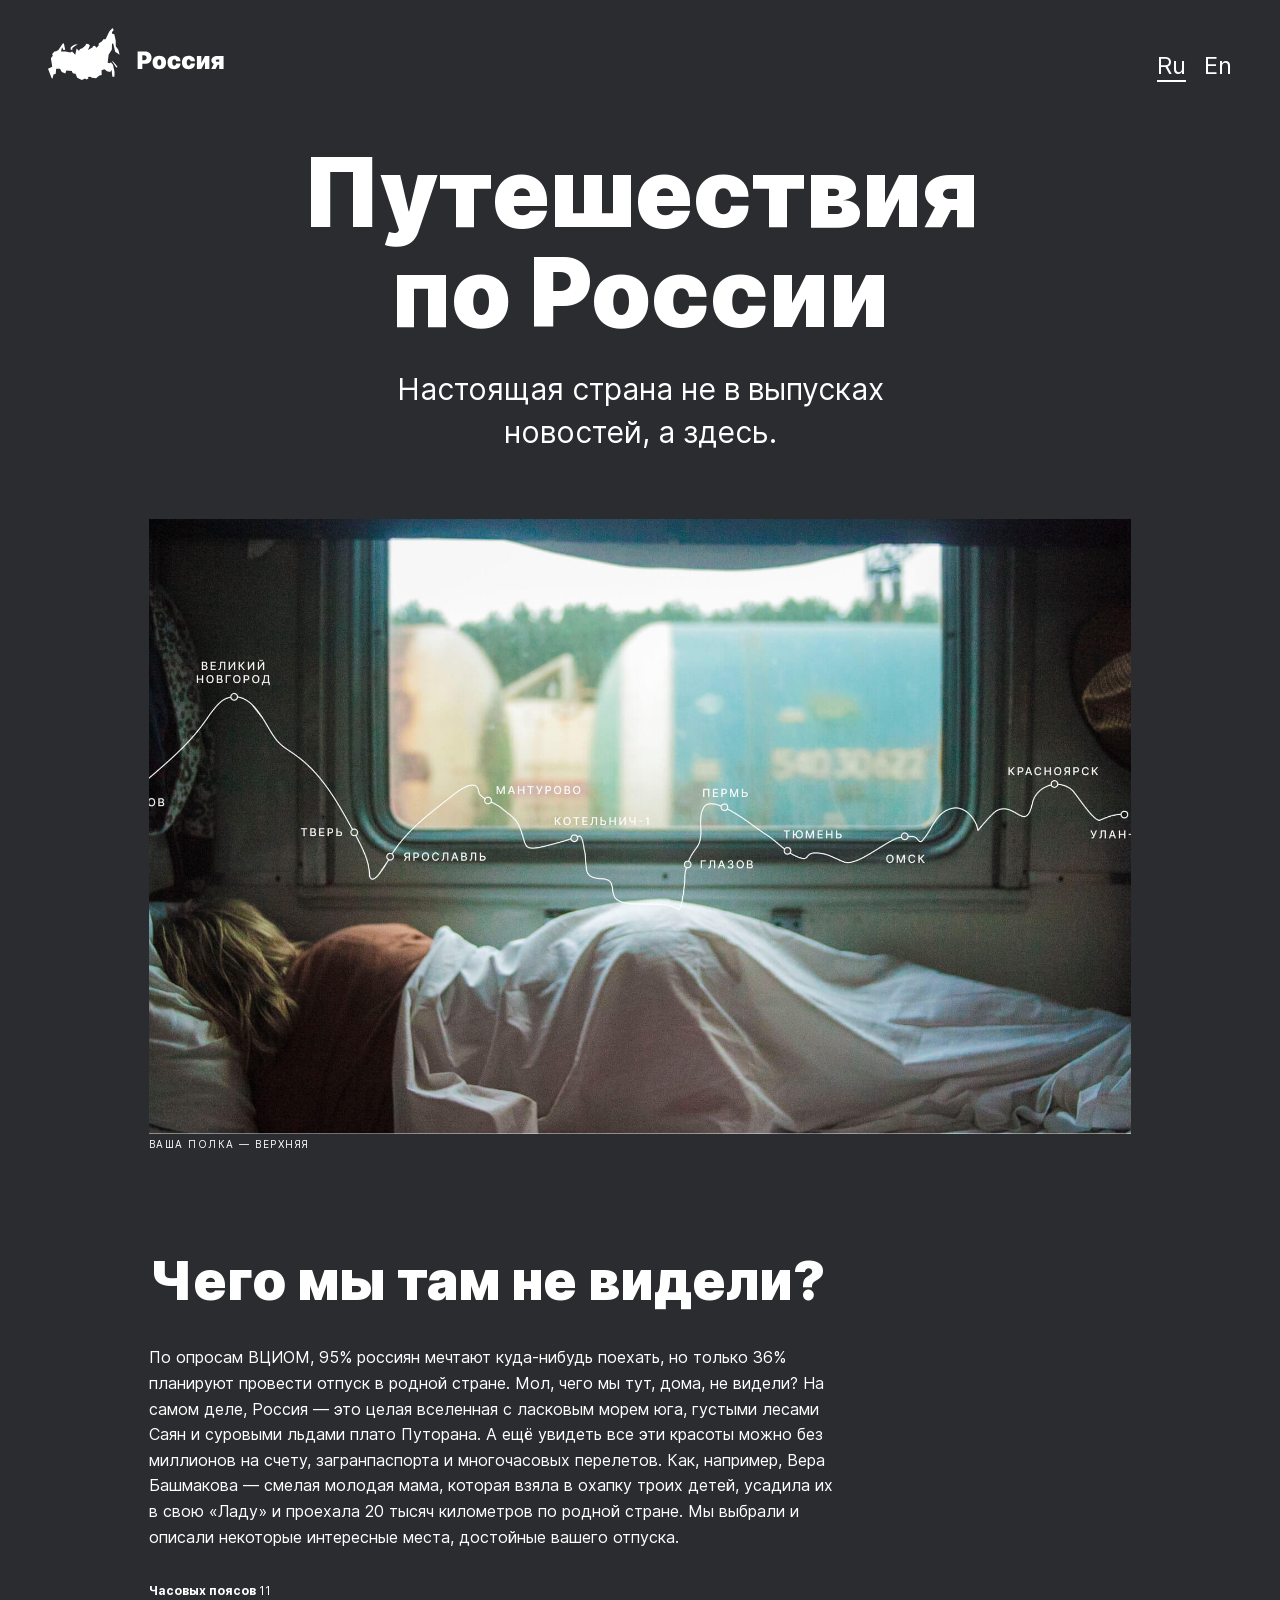
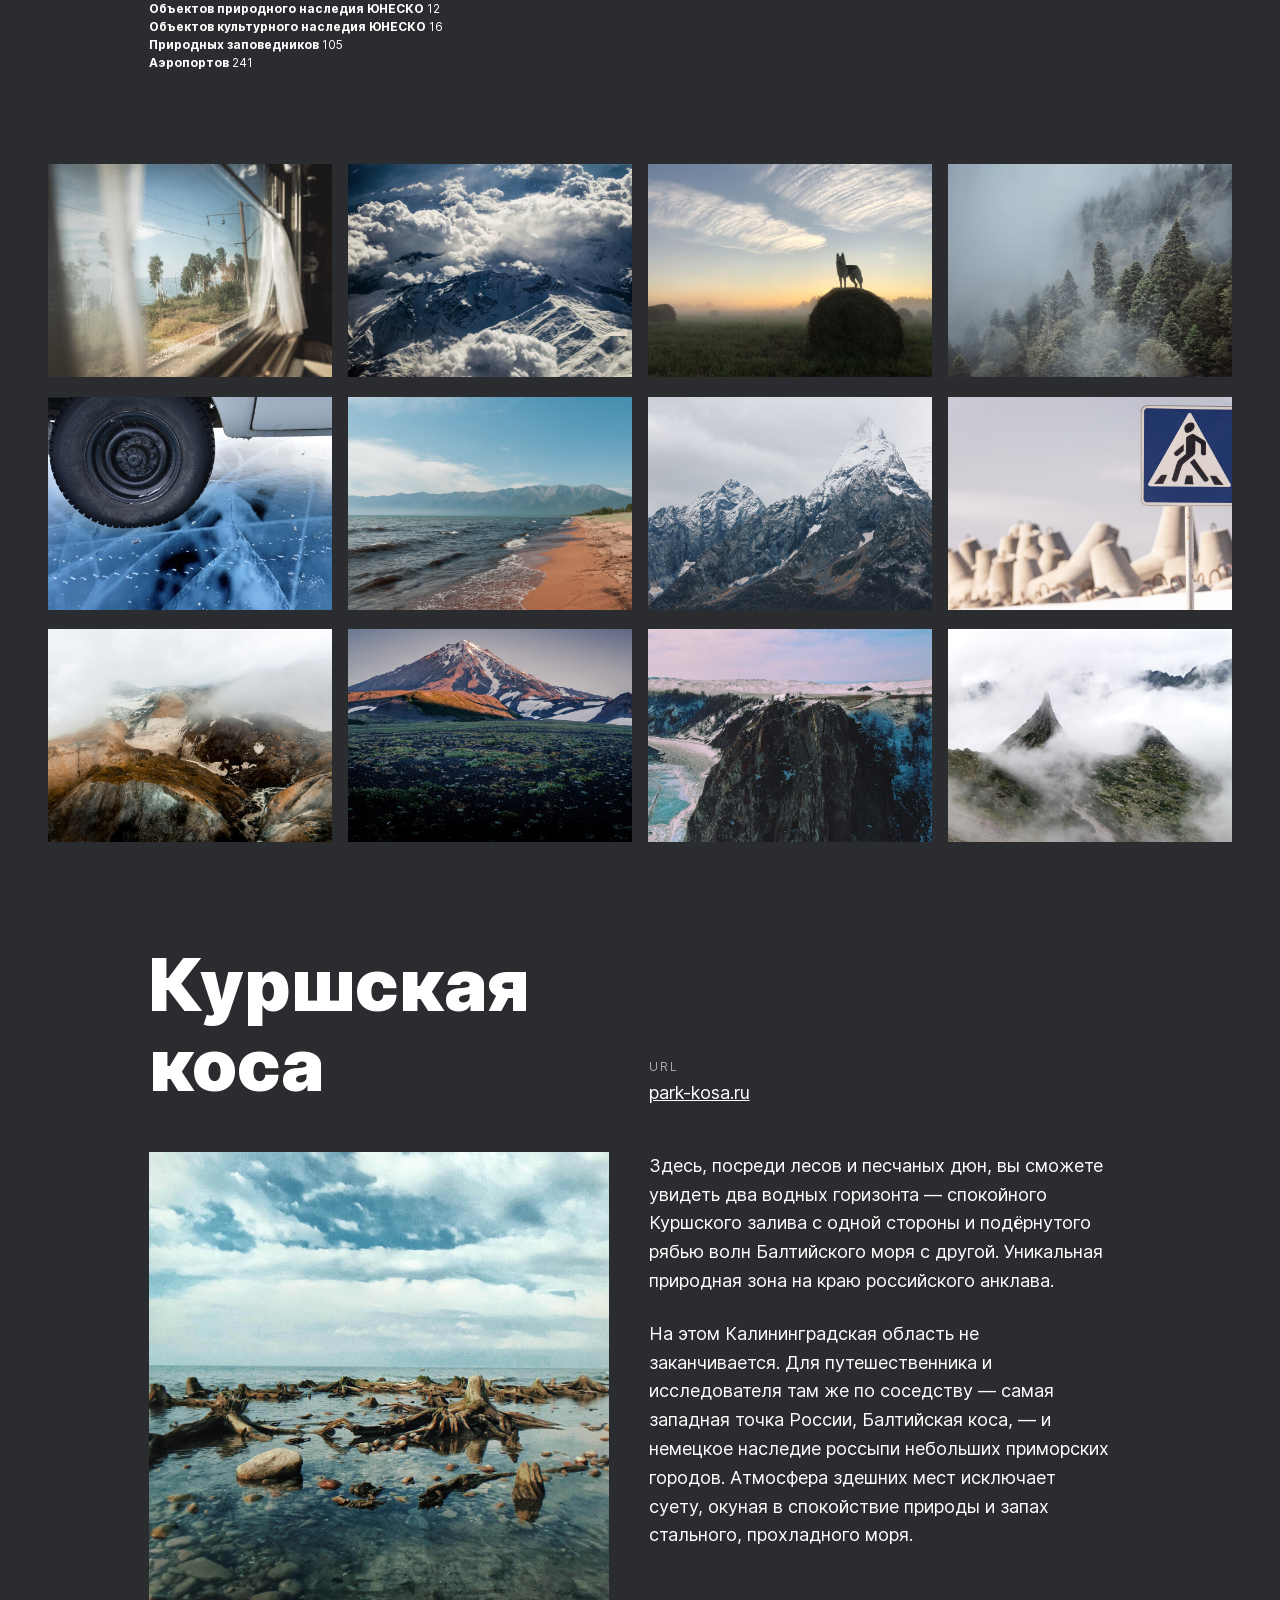
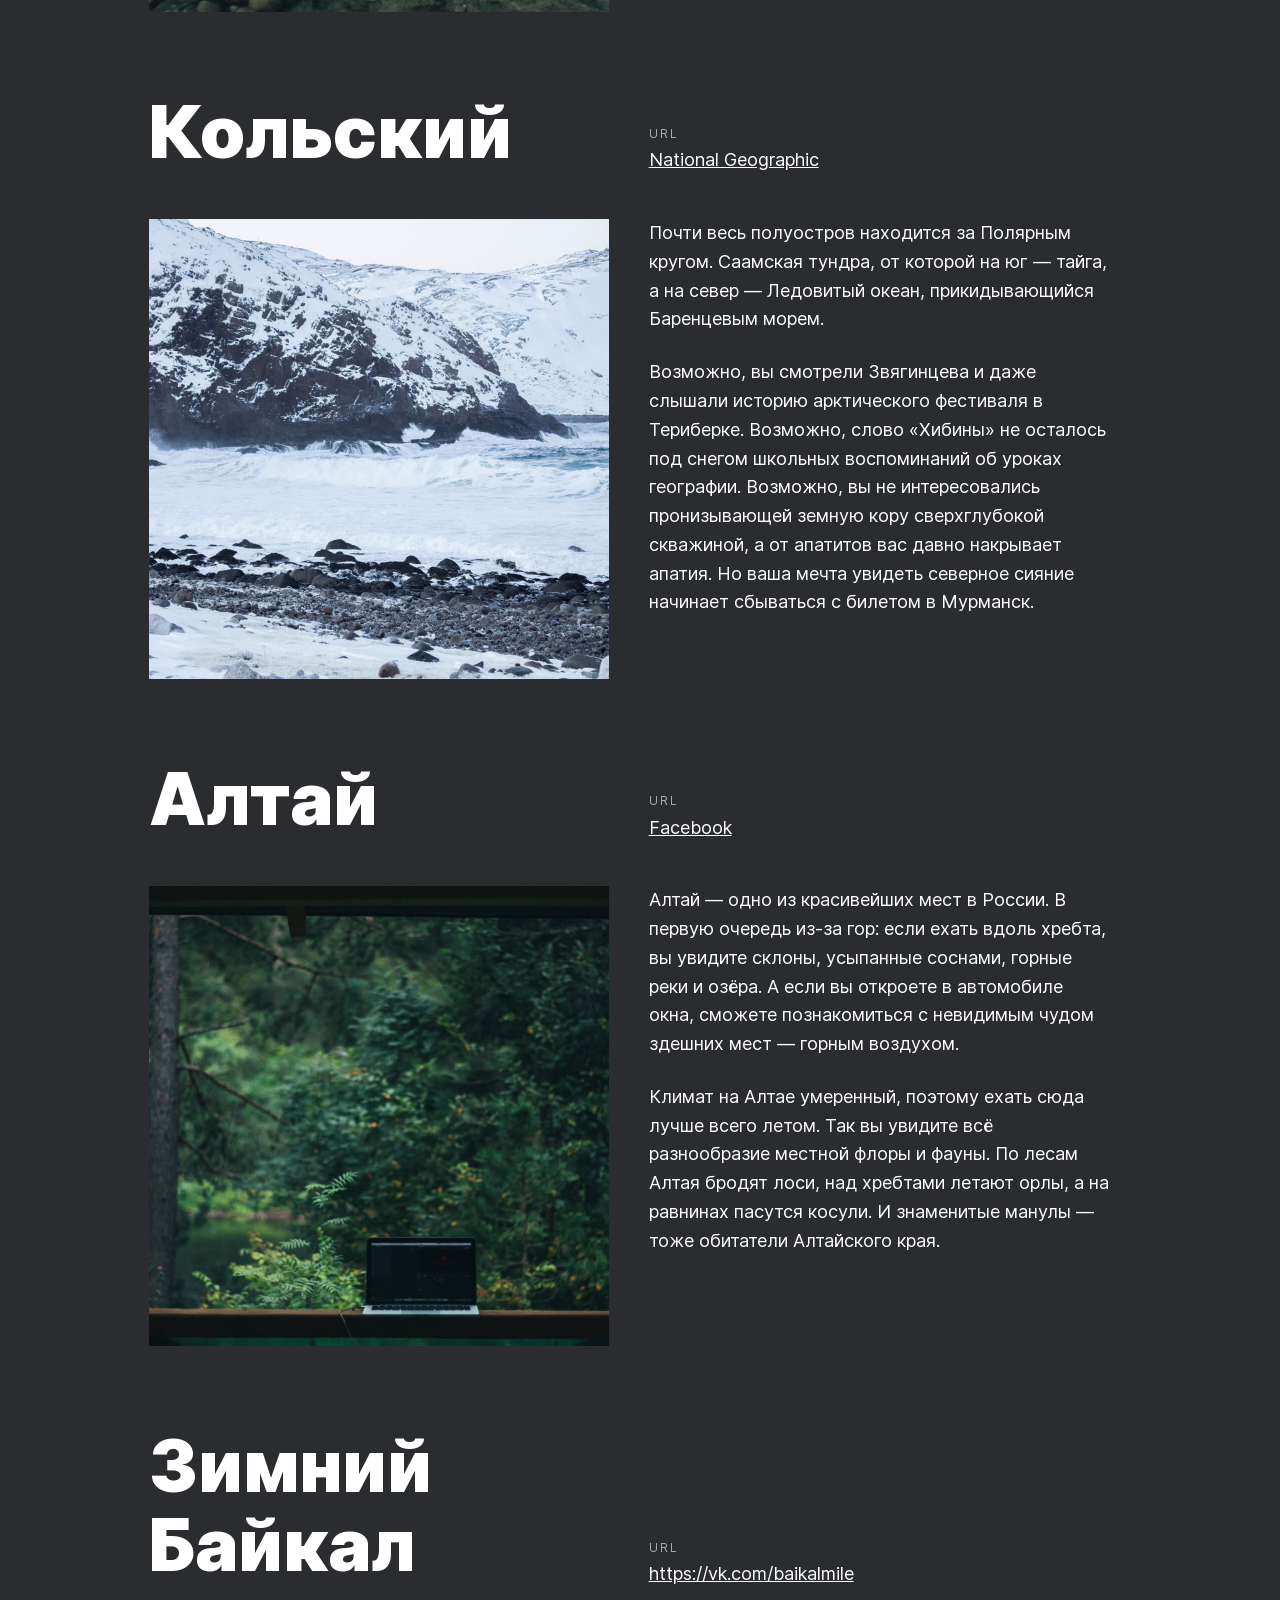
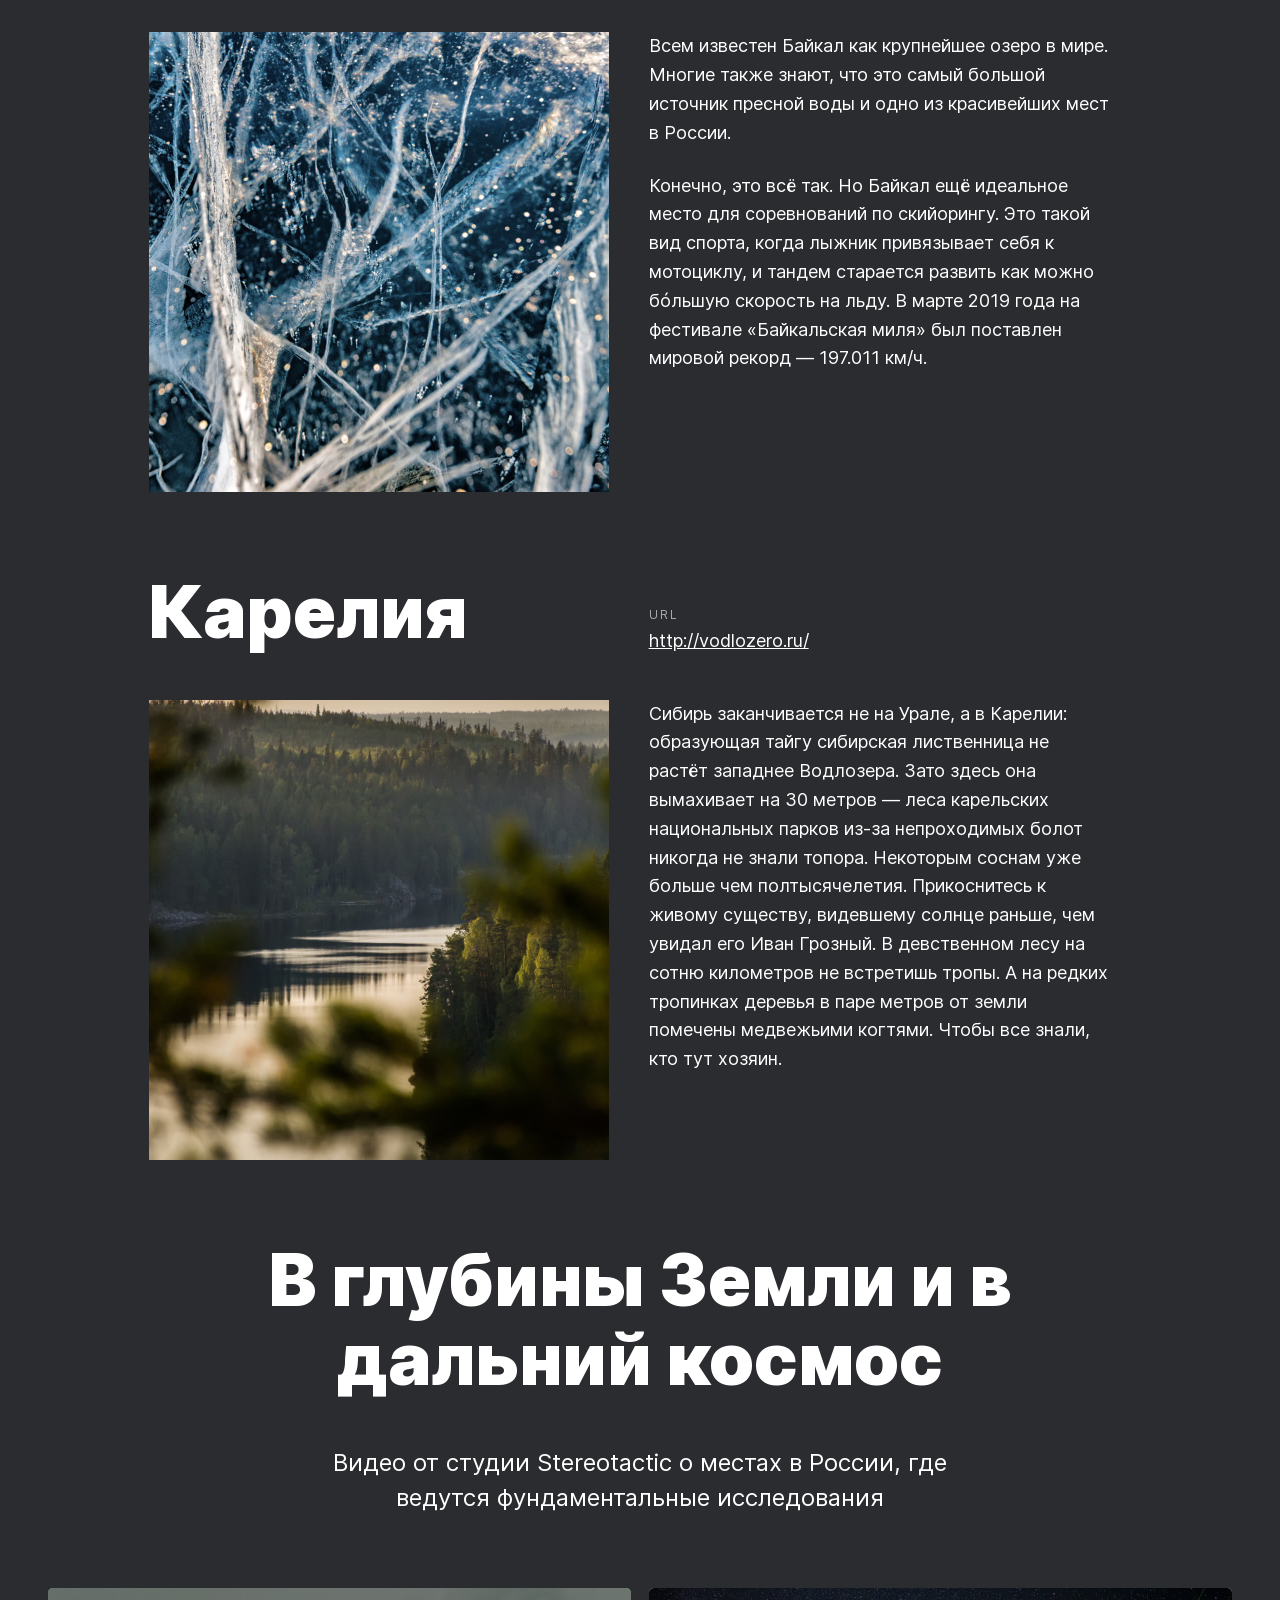
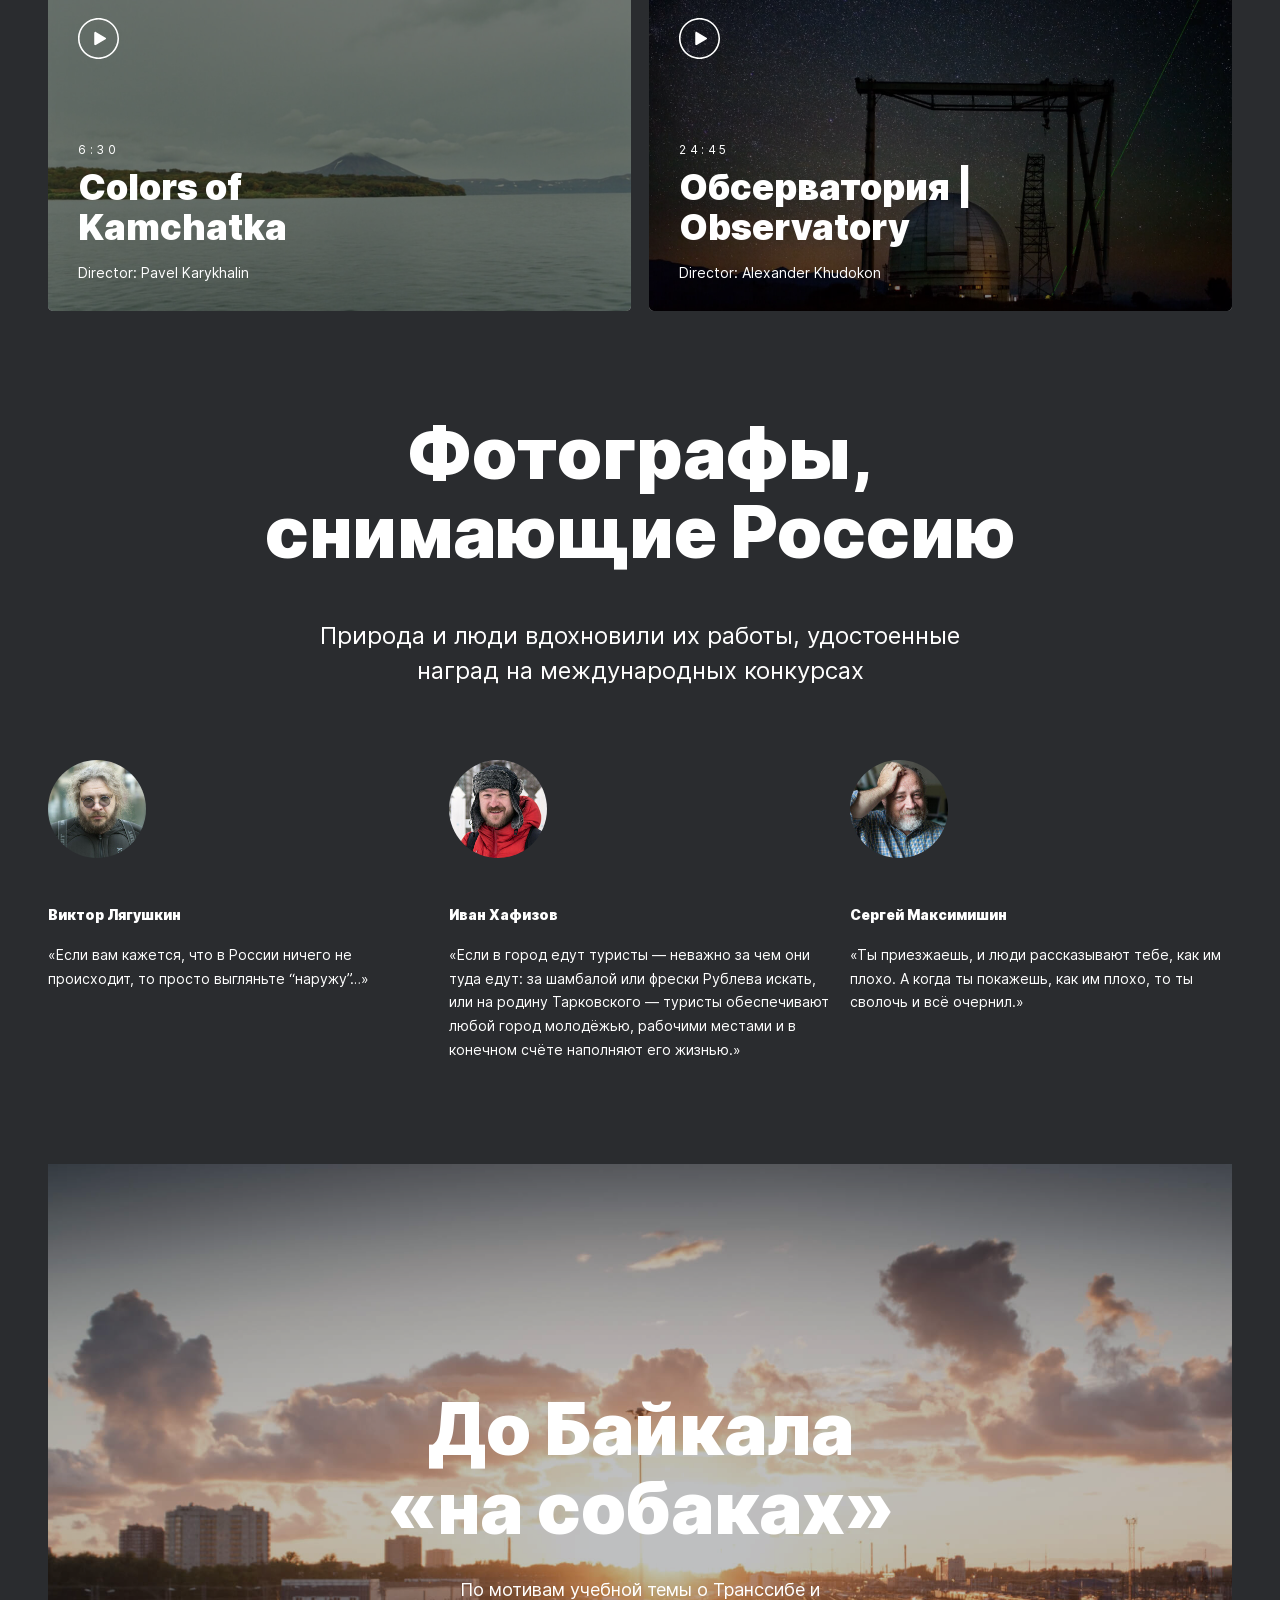
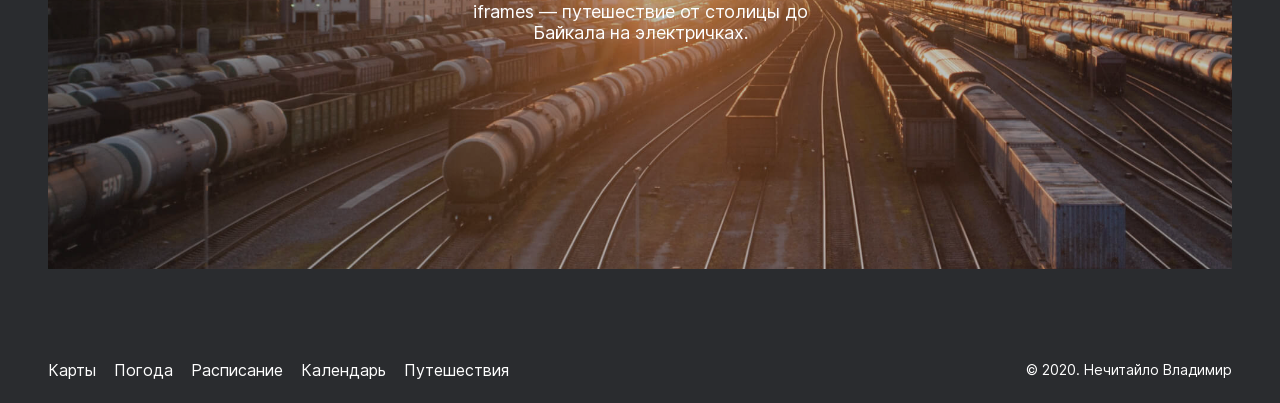
<file: index.html>
<!DOCTYPE html>
<html lang="ru">
<head>
  <meta charset="utf-8">
  <meta http-equiv="X-UA-Compatible" content="IE=edge">
  <title>Путешествия по России</title>
  <meta name="viewport" content="width=device-width, initial-scale=1">
  <link rel="stylesheet" type="text/css" href="./pages/index.css">
</head>
<body class="page">
  <div class="page__content">
    <header class="header">
      <div class="logo">
        <img src="./images/header-logo.svg" alt="Логотип" class="logo__img">
      </div>
      <ul class="locales">
        <li class="locales__item"><a class="locales__link locales__link_active" href="#">Ru</a></li>
        <li class="locales__item"><a class="locales__link" href="#">En</a></li>
      </ul>
    </header>
    <main class="content">
      <section class="intro">
        <h1 class="section-title section-title_color_white section-title_align_center intro__title">Путешествия по России</h1>
        <p class="section-subtitle section-subtitle_color_white section-subtitle_align_center intro__subtitle">Настоящая страна не в выпусках новостей, а здесь.</p>
        <figure class="figure-image">
          <img class="intro__image" src="./images/lead-polka.jpg" alt="Карта путешествия">
          <figcaption class="intro__caption">ваша полка — верхняя</figcaption>
        </figure>
      </section>
      <section class="description">
        <h2 class="description__title">Чего мы там не видели?</h2>
        <p class="description__text">По опросам ВЦИОМ, 95% россиян мечтают куда-нибудь поехать, но только 36% планируют провести отпуск в родной стране. Мол, чего мы тут, дома, не видели? На самом деле, Россия — это целая вселенная с ласковым морем юга, густыми лесами Саян и суровыми льдами плато Путорана. А ещё увидеть все эти красоты можно без миллионов на счету, загранпаспорта и многочасовых перелетов. Как, например, Вера Башмакова — смелая молодая мама, которая взяла в охапку троих детей, усадила их в свою «Ладу» и проехала 20 тысяч километров по родной стране. Мы выбрали и описали некоторые интересные места, достойные вашего отпуска.</p>
        <ul class="description__info-list">
          <li class="description__info-item">
            <span class="description__item-name">Часовых поясов</span> 11
          </li>
          <li class="description__info-item">
            <span class="description__item-name">Объектов природного наследия ЮНЕСКО</span> 12
          </li>
          <li class="description__info-item">
            <span class="description__item-name">Объектов культурного наследия ЮНЕСКО</span> 16
          </li>
          <li class="description__info-item">
            <span class="description__item-name">Природных заповедников</span> 105
          </li>
          <li class="description__info-item">
            <span class="description__item-name">Аэропортов</span> 241
          </li>
        </ul>
      </section>
      <section class="gallery">
        <ul class="section-list gallery__list">
          <li class="gallery__item"><img class="gallery__photo" src="./images/photo-grid-train.jpg" alt="Поезд"></li>
          <li class="gallery__item"><img class="gallery__photo" src="./images/photo-grid-atharva-tulsi.jpg" alt="Тулси"></li>
          <li class="gallery__item"><img class="gallery__photo" src="./images/photo-grid-tuman.jpg" alt="Туман"></li>
          <li class="gallery__item"><img class="gallery__photo" src="./images/photo-grid-sochi.jpg" alt="Сочи"></li>
          <li class="gallery__item"><img class="gallery__photo" src="./images/photo-grid-arisa.jpg" alt="Ариса"></li>
          <li class="gallery__item"><img class="gallery__photo" src="./images/photo-grid-baikal.jpg" alt="Байкал"></li>
          <li class="gallery__item"><img class="gallery__photo" src="./images/photo-grid-elbrus.jpg" alt="Эльбрус"></li>
          <li class="gallery__item"><img class="gallery__photo" src="./images/photo-grid-kondratiev.jpg" alt="Кондратьев"></li>
          <li class="gallery__item"><img class="gallery__photo" src="./images/photo-grid-kamchatka-1.jpg" alt="Камчатка"></li>
          <li class="gallery__item"><img class="gallery__photo" src="./images/photo-grid-kamchatka-2.jpg" alt="Камчатка 2"></li>
          <li class="gallery__item"><img class="gallery__photo" src="./images/photo-grid-baikal-2.jpg" alt="Байкал 2"></li>
          <li class="gallery__item"><img class="gallery__photo" src="./images/photo-grid-ergaki.jpg" alt="Ергаки"></li>
        </ul>
      </section>
      <section class="places">
        <article class="place">
          <h2 class="section-title section-title_color_white place__title">Куршская коса</h2>
          <div class="place__website">
            <span class="place__heading">url</span>
            <a href="http://park-kosa.ru" target="_blank" class="place__link">park-kosa.ru</a>
          </div>
          <img class="place__image" src="./images/place-kosa.jpg" alt="Коса">
          <div class="place__description">
            <p class="place__paragraph">Здесь, посреди лесов и песчаных дюн, вы сможете увидеть два водных горизонта — спокойного Куршского залива с одной стороны и подёрнутого рябью волн Балтийского моря с другой. Уникальная природная зона на краю российского анклава.</p>
            <p class="place__paragraph">На этом Калининградская область не заканчивается. Для путешественника и исследователя там же по соседству — самая западная точка России, Балтийская коса, — и немецкое наследие россыпи небольших приморских городов. Атмосфера здешних мест исключает суету, окуная в спокойствие природы и запах стального, прохладного моря.</p>
          </div>
        </article>
        <article class="place">
          <h2 class="section-title section-title_color_white place__title">Кольский</h2>
          <div class="place__website">
            <span class="place__heading">url</span>
            <a href="https://yourshot.nationalgeographic.com/photos/?keywords=kolskiy" target="_blank" class="place__link">National Geographic</a>
          </div>
          <img class="place__image" src="./images/place-kolsky.jpg" alt="Кольский">
          <div class="place__description">
            <p class="place__paragraph">Почти весь полуостров находится за Полярным кругом. Саамская тундра, от которой на юг — тайга, а на север — Ледовитый океан, прикидывающийся Баренцевым морем.</p>
            <p class="place__paragraph">Возможно, вы смотрели Звягинцева и даже слышали историю арктического фестиваля в Териберке. Возможно, слово «Хибины» не осталось под снегом школьных воспоминаний об уроках географии. Возможно, вы не интересовались пронизывающей земную кору сверхглубокой скважиной, а от апатитов вас давно накрывает апатия. Но ваша мечта увидеть северное сияние начинает сбываться с билетом в Мурманск.</p>
          </div>
        </article>
        <article class="place">
          <h2 class="section-title section-title_color_white place__title">Алтай</h2>
          <div class="place__website">
            <span class="place__heading">url</span>
            <a href="https://www.facebook.com/vera.bashmakova/posts/10156011613718822" target="_blank" class="place__link">Facebook</a>
          </div>
          <img class="place__image" src="./images/place-altai.jpg" alt="Алтай">
          <div class="place__description">
            <p class="place__paragraph">Алтай — одно из красивейших мест в России. В первую очередь из-за гор: если ехать вдоль хребта, вы увидите склоны, усыпанные соснами, горные реки и озёра. А если вы откроете в автомобиле окна, сможете познакомиться с невидимым чудом здешних мест — горным воздухом.</p>
            <p class="place__paragraph">Климат на Алтае умеренный, поэтому ехать сюда лучше всего летом. Так вы увидите всё разнообразие местной флоры и фауны. По лесам Алтая бродят лоси, над хребтами летают орлы, а на равнинах пасутся косули. И знаменитые манулы — тоже обитатели Алтайского края.</p>
          </div>
        </article>
        <article class="place">
          <h2 class="section-title section-title_color_white place__title">Зимний Байкал</h2>
          <div class="place__website">
            <span class="place__heading">url</span>
            <a href="https://vk.com/baikalmile" target="_blank" class="place__link">https://vk.com/baikalmile</a>
          </div>
          <img class="place__image" src="./images/place-winter-baikal.jpg" alt="Зимний Байкал">
          <div class="place__description">
            <p class="place__paragraph">Всем известен Байкал как крупнейшее озеро в мире. Многие также знают, что это самый большой источник пресной воды и одно из красивейших мест в России.</p>
            <p class="place__paragraph">Конечно, это всё так. Но Байкал ещё идеальное место для соревнований по скийорингу. Это такой вид спорта, когда лыжник привязывает себя к мотоциклу, и тандем старается развить как можно бóльшую скорость на льду. В марте 2019 года на фестивале «Байкальская миля» был поставлен мировой рекорд — 197.011 км/ч.</p>
          </div>
        </article>
        <article class="place">
          <h2 class="section-title section-title_color_white place__title">Карелия</h2>
          <div class="place__website">
            <span class="place__heading">url</span>
            <a href="http://vodlozero.ru" target="_blank" class="place__link">http://vodlozero.ru/</a>
          </div>
          <img class="place__image" src="./images/place-karelia.jpg" alt="Карелия">
          <div class="place__description">
            <p class="place__paragraph">Сибирь заканчивается не на Урале, а в Карелии: образующая тайгу сибирская лиственница не растёт западнее Водлозера. Зато здесь она вымахивает на 30 метров — леса карельских национальных парков из-за непроходимых болот никогда не знали топора. Некоторым соснам уже больше чем полтысячелетия. Прикоснитесь к живому существу, видевшему солнце раньше, чем увидал его Иван Грозный. В девственном лесу на сотню километров не встретишь тропы. А на редких тропинках деревья в паре метров от земли помечены медвежьими когтями. Чтобы все знали, кто тут хозяин.</p>
          </div>
        </article>
      </section>
      <section class="video">
        <h2 class="section-title section-title_color_white section-title_align_center video__title">В глубины Земли и в дальний космос</h2>
        <p class="section-subtitle section-subtitle_color_white section-subtitle_align_center video__subtitle">Видео от студии Stereotactic о местах в России, где ведутся фундаментальные исследования</p>
        <ul class="section-list video__list">
          <li class="video__item">
            <a class="video__play-link" href="https://vimeo.com/81106671" target="_blank">
              <img class="video__item-bg" src="./images/kamchatka.jpg" alt="Камчатка">
              <img class="video__play-icon" src="./images/icon_play.svg" alt="Воспроизвести">
              <div class="video__body">
                <span class="video__duration">6:30</span>
                <h2 class="video__item-title">Colors of Kamchatka</h2>
                <p class="video__item-subtitle">Director: Pavel Karykhalin</p>
              </div>
            </a>
          </li>
          <li class="video__item">
            <a class="video__play-link" href="https://vimeo.com/290675450" target="_blank">
              <img class="video__item-bg" src="./images/observatory.jpg" alt="Обсерватория">
              <img class="video__play-icon" src="./images/icon_play.svg" alt="Воспроизвести">
              <div class="video__body">
                <span class="video__duration">24:45</span>
                <h2 class="video__item-title">Обсерватория&nbsp;| Observatory</h2>
                <p class="video__item-subtitle">Director: Alexander Khudokon</p>
              </div>
            </a>
          </li>
        </ul>
      </section>
      <section class="comments">
        <h2 class="section-title section-title_color_white section-title_align_center comments__title">Фотографы, снимающие Россию</h2>
        <p class="section-subtitle section-subtitle_color_white section-subtitle_align_center comments__subtitle">Природа и люди вдохновили их работы, удостоенные наград на международных конкурсах</p>
        <ul class="section-list comments__list">
          <li class="comment comments__item">
            <div class="comment__header">
              <img class="comment__photo" src="./images/lyagushkin.jpg" alt="Лягушкин">
            </div>
            <div class="comment__body">
              <h3 class="comment__author">Виктор Лягушкин</h3>
              <blockquote class="comment__quote">Если вам кажется, что в России ничего не происходит, то просто выгляньте “наружу”…</blockquote>
            </div>
          </li>
          <li class="comment comments__item">
            <div class="comment__header">
              <img class="comment__photo" src="./images/hafizov.jpg" alt="Хавизов">
            </div>
            <div class="comment__body">
              <h3 class="comment__author">Иван Хафизов</h3>
              <blockquote class="comment__quote">Если в город едут туристы — неважно за чем они туда едут: за шамбалой или фрески Рублева искать, или на родину Тарковского — туристы обеспечивают любой город молодёжью, рабочими местами и в конечном счёте наполняют его жизнью.</blockquote>
            </div>
          </li>
          <li class="comment comments__item">
            <div class="comment__header">
              <img class="comment__photo" src="./images/maksimshin.jpg" alt="Максимишин">
            </div>
            <div class="comment__body">
              <h3 class="comment__author">Сергей Максимишин</h3>
              <blockquote class="comment__quote">Ты приезжаешь, и люди рассказывают тебе, как им плохо. А когда ты покажешь, как им плохо, то ты сволочь и всё очернил.</blockquote>
            </div>
          </li>
        </ul>
      </section>
      <section class="cover">
        <a class="cover__link" href="https://stampsy.com/na-elektrichkakh-do-baikala" target="_blank">
          <h2 class="cover__title">До Байкала &laquo;на&nbsp;собаках&raquo;</h2>
          <p class="cover__subtitle">По мотивам учебной темы о Транссибе и iframes — путешествие от столицы до Байкала на электричках.</p>
        </a>
      </section>
    </main>
    <footer class="footer">
      <nav>
        <ul class="section-list footer__list">
          <li class="footer__item">
            <a href="https://yandex.ru/maps" target="_blank" class="footer__link">Карты</a>
          </li>
          <li class="footer__item">
            <a href="https://yandex.ru/pogoda" target="_blank" class="footer__link">Погода</a>
          </li>
          <li class="footer__item">
            <a href="https://rasp.yandex.ru" target="_blank" class="footer__link">Расписание</a>
          </li>
          <li class="footer__item">
            <a href="https://calendar.yandex.ru" target="_blank" class="footer__link">Календарь</a>
          </li>
          <li class="footer__item">
            <a href="https://travel.yandex.ru" target="_blank" class="footer__link">Путешествия</a>
          </li>
        </ul>
      </nav>
      <p class="footer__copyright">&copy; 2020. Нечитайло Владимир</p>
    </footer>
  </div>
</body>
</html>
</file>
<file: pages/index.css>
@import url(../vendor/normalize.css);

@import url(../vendor/fonts/fonts.css);

@import url(../blocks/section-title/section-title.css);
@import url(../blocks/section-subtitle/section-subtitle.css);
@import url(../blocks/section-list/section-list.css);

@import url(../blocks/figure-image/figure-image.css);

@import url(../blocks/page/page.css);

@import url(../blocks/logo/logo.css);

@import url(../blocks/locales/locales.css);

@import url(../blocks/header/header.css);

@import url(../blocks/content/content.css);

@import url(../blocks/intro/intro.css);

@import url(../blocks/description/description.css);

@import url(../blocks/gallery/gallery.css);

@import url(../blocks/places/places.css);

@import url(../blocks/place/place.css);

@import url(../blocks/video/video.css);

@import url(../blocks/comments/comments.css);

@import url(../blocks/comment/comment.css);

@import url(../blocks/cover/cover.css);

@import url(../blocks/footer/footer.css);
</file>
